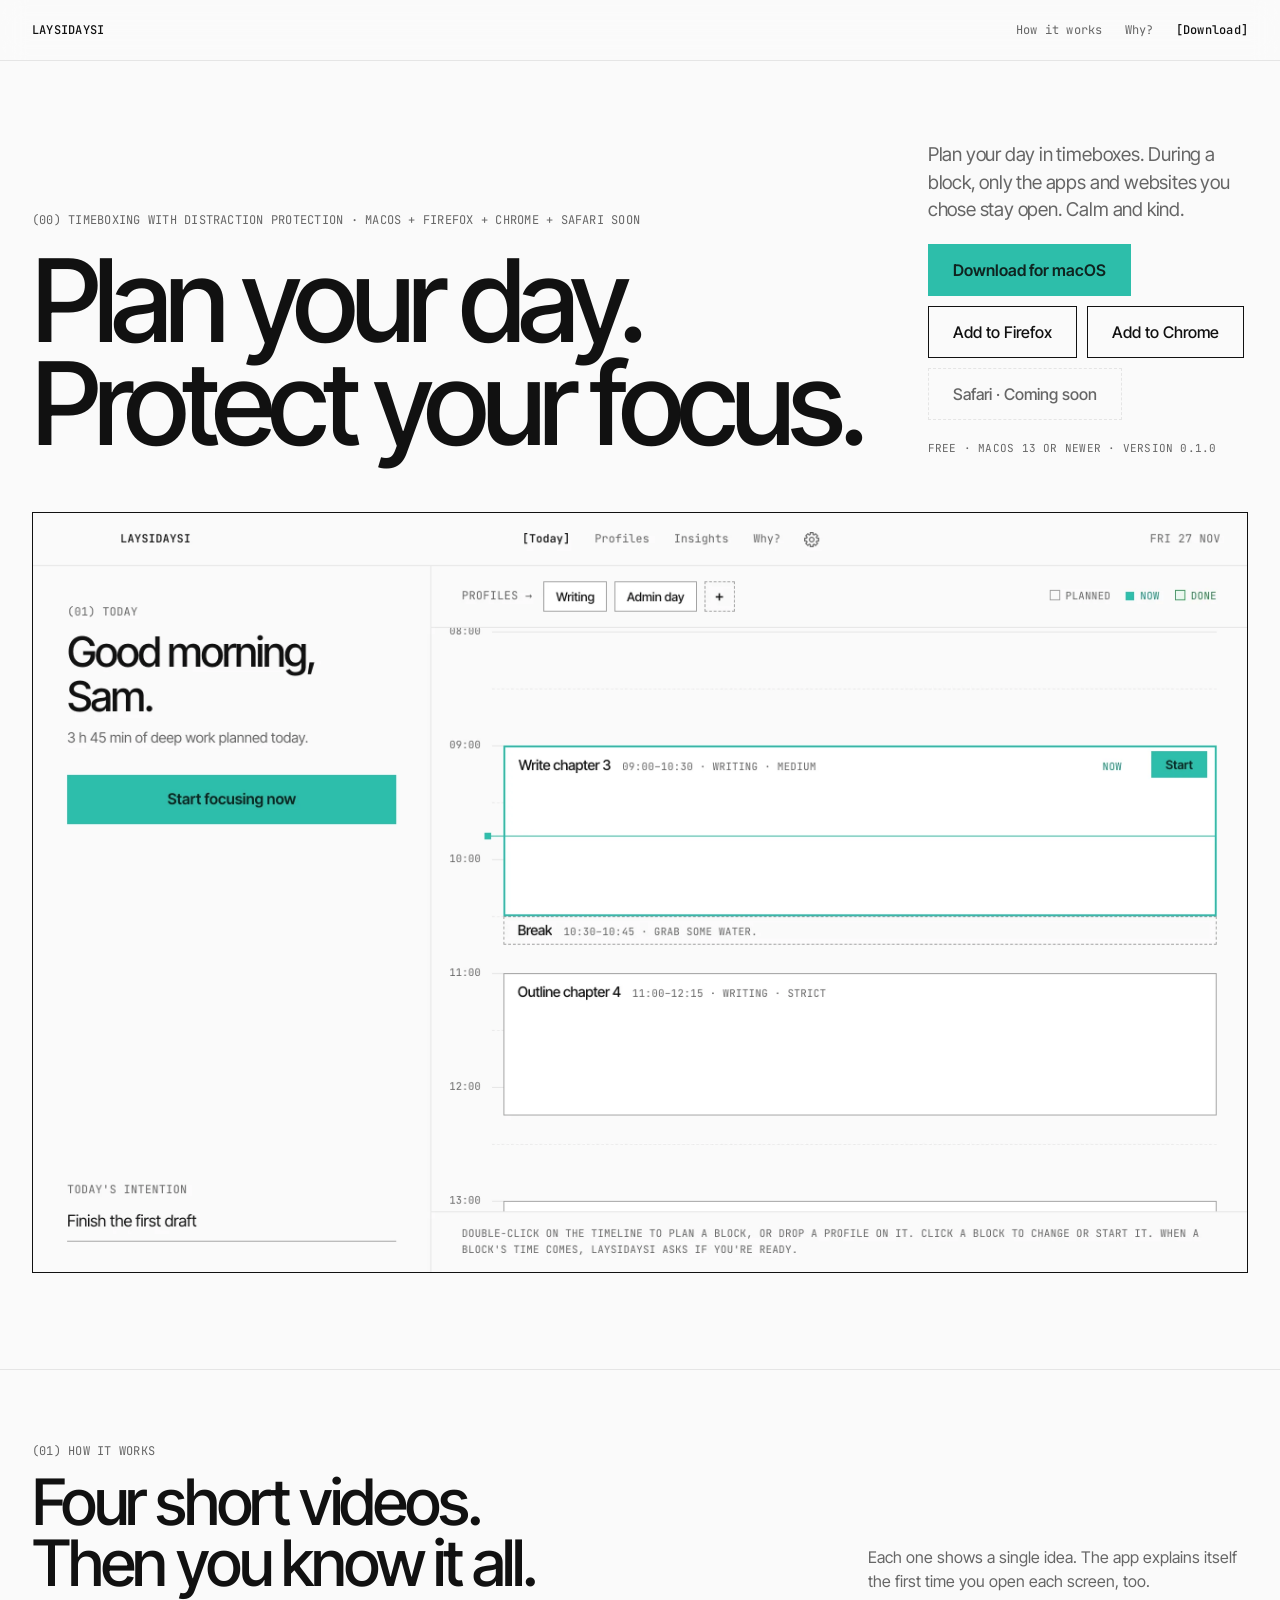
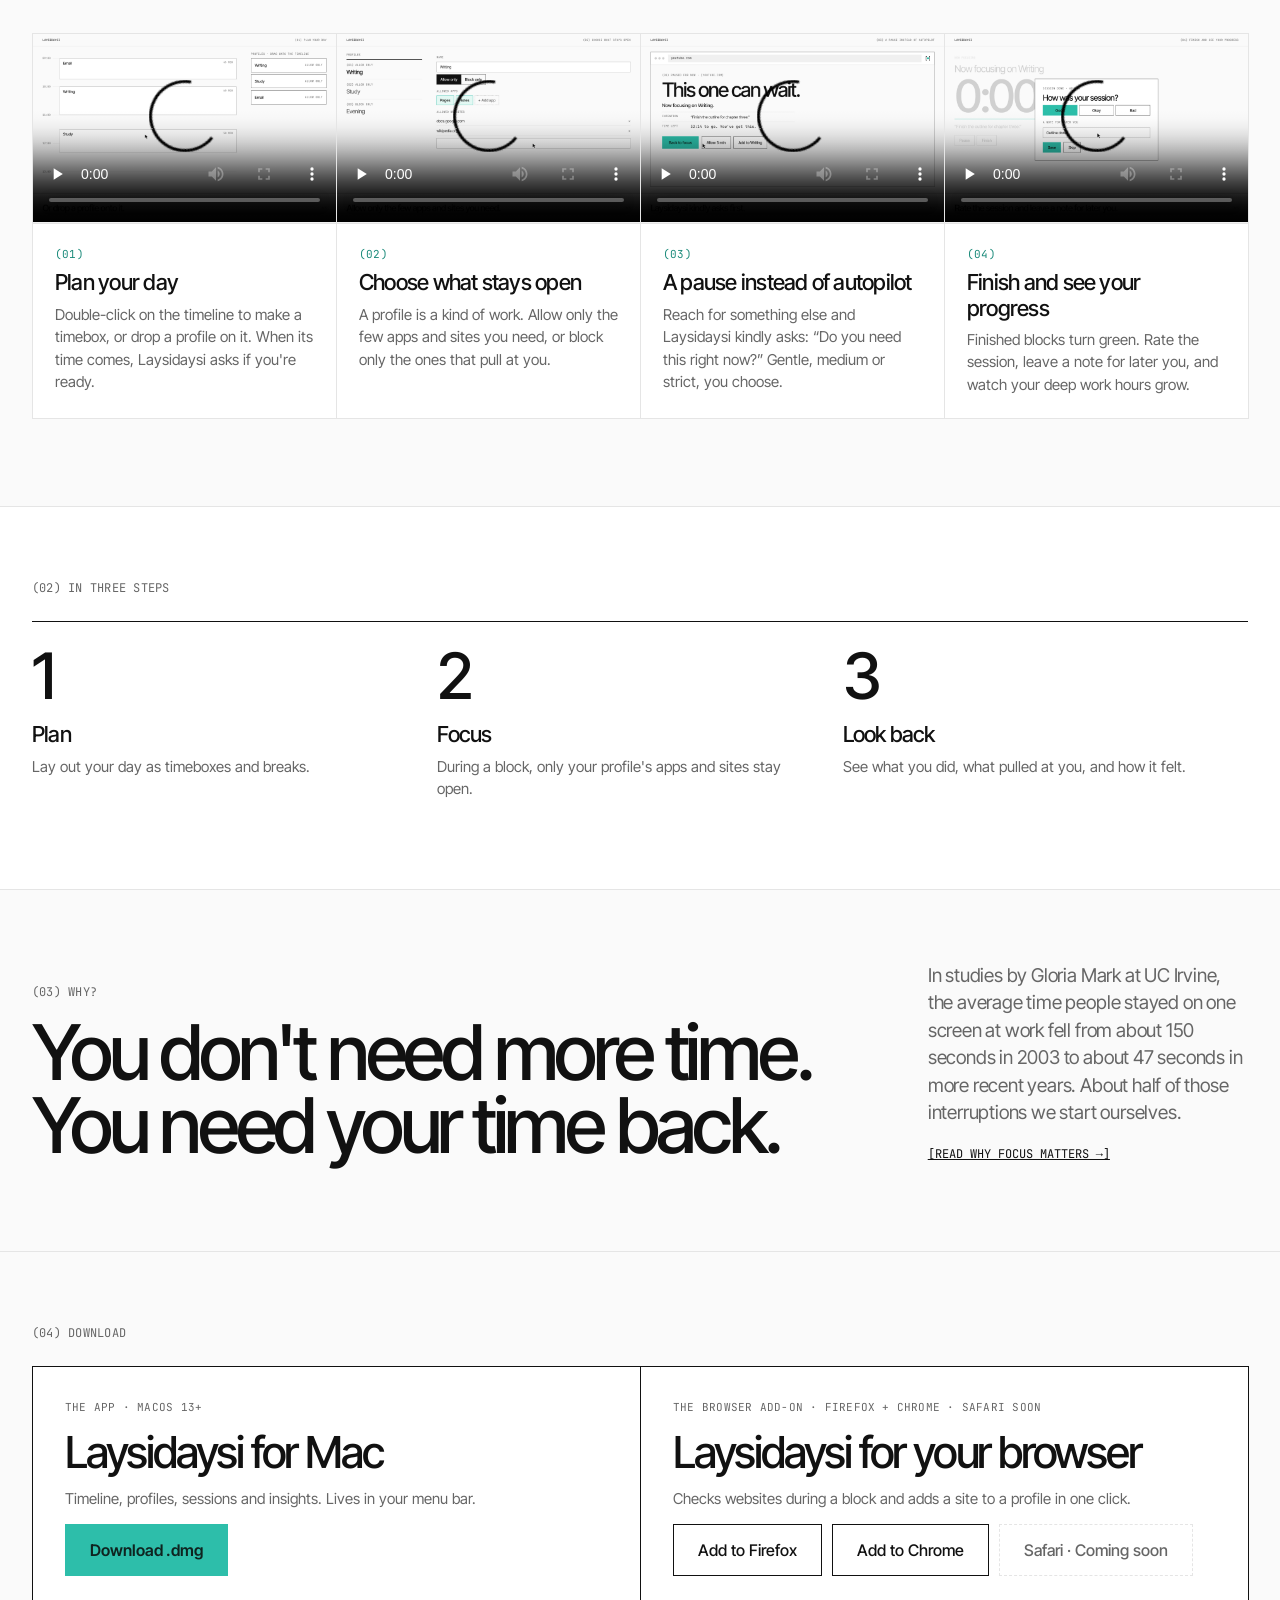
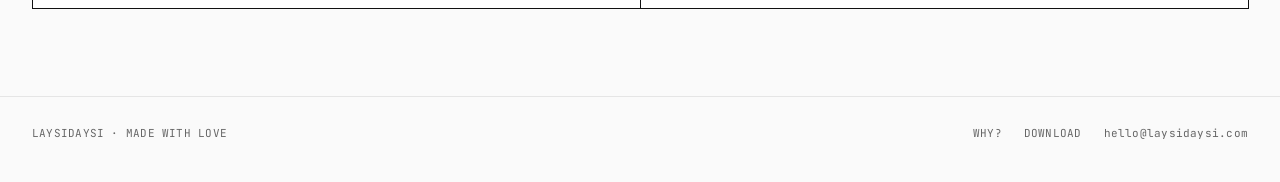
<file: index.html>
<!doctype html>
<html lang="en">
  <head>
    <meta charset="UTF-8" />
    <meta http-equiv="Content-Security-Policy" content="default-src 'none'; style-src 'self'; font-src 'self'; img-src 'self'; media-src 'self'; base-uri 'none'; form-action 'none'" />
    <meta name="viewport" content="width=device-width, initial-scale=1.0" />
    <meta name="color-scheme" content="light dark" />
    <meta
      name="description"
      content="Plan your day in timeboxes. During a focus block, only the apps and websites you chose stay open. A calm app and website blocker for Mac. Free."
    />
    <title>Laysidaysi · Timeboxing app for Mac that protects your focus</title>
    <link rel="canonical" href="https://laysidaysi.com/" />
    <meta name="theme-color" content="#fafafa" media="(prefers-color-scheme: light)" />
    <meta name="theme-color" content="#141414" media="(prefers-color-scheme: dark)" />
    <meta property="og:type" content="website" />
    <meta property="og:site_name" content="Laysidaysi" />
    <meta
      property="og:title"
      content="Laysidaysi · Timeboxing app for Mac that protects your focus"
    />
    <meta
      property="og:description"
      content="Plan your day in timeboxes. During a focus block, only the apps and websites you chose stay open. A calm app and website blocker for Mac. Free."
    />
    <meta property="og:url" content="https://laysidaysi.com/" />
    <meta property="og:image" content="https://laysidaysi.com/og-image.png" />
    <meta property="og:image:width" content="1200" />
    <meta property="og:image:height" content="630" />
    <meta
      property="og:image:alt"
      content="The Laysidaysi Today screen with a planned day of focus blocks"
    />
    <meta name="twitter:card" content="summary_large_image" />
    <link rel="icon" href="./favicon.svg" type="image/svg+xml" />
    <link rel="apple-touch-icon" href="./apple-touch-icon.png" />
    <!-- Describes the app to search engines. A data block: browsers never run it. -->
    <script type="application/ld+json">
      {
        "@context": "https://schema.org",
        "@type": "SoftwareApplication",
        "name": "Laysidaysi",
        "description": "Timeboxing with distraction protection: plan your day in focus blocks; during a block, only the apps and websites you chose stay open.",
        "url": "https://laysidaysi.com/",
        "applicationCategory": "ProductivityApplication",
        "operatingSystem": "macOS 13 or newer",
        "softwareVersion": "0.1.0",
        "downloadUrl": "https://laysidaysi.com/download.html",
        "screenshot": "https://laysidaysi.com/og-image.png",
        "offers": { "@type": "Offer", "price": "0", "priceCurrency": "EUR" }
      }
    </script>
    <link rel="stylesheet" crossorigin href="./assets/site-n1SJ4doQ.css">
  </head>
  <body>
    <header class="topbar">
      <div class="wrap">
        <a class="brand" href="./index.html">LAYSIDAYSI</a>
        <nav aria-label="Main">
          <a href="#how">How it works</a>
          <a href="./why.html">Why?</a>
          <a class="brand" href="./download.html">[Download]</a>
        </nav>
      </div>
    </header>

    <main>
      <section class="wrap hero">
        <div class="hero-main">
          <p class="label">
            (00) Timeboxing with distraction protection · macOS + Firefox + Chrome + Safari soon
          </p>
          <h1 class="display">Plan your day.<br />Protect your focus.</h1>
        </div>
        <div class="hero-side">
          <p class="lead">
            Plan your day in timeboxes. During a block, only the apps and websites you chose stay
            open. Calm and kind.
          </p>
          <div class="buttons">
            <a class="button primary" href="https://github.com/D44vid/laysidaysi-releases/releases">Download for macOS</a>
            <a class="button" href="download.html#extension">Add to Firefox</a>
            <a class="button" href="download.html#chrome">Add to Chrome</a>
            <span class="button soon" aria-disabled="true">Safari · Coming soon</span>
          </div>
          <p class="label small">Free · macOS 13 or newer · Version 0.1.0</p>
        </div>
      </section>

      <section class="wrap" aria-label="The app">
        <picture class="app-shot">
          <source srcset="./assets/app-today-dark-Eptew8qS.webp" media="(prefers-color-scheme: dark)" />
          <img
            src="./assets/app-today-light-BwAYPc7J.webp"
            width="2560"
            height="1600"
            alt="The Laysidaysi Today screen: a greeting, the Start focusing now button and the day's timeline with a focus block and a break"
          />
        </picture>
      </section>

      <section class="band" id="how">
        <div class="wrap">
          <div class="section-head">
            <div>
              <p class="label">(01) How it works</p>
              <h2 class="headline">Four short videos.<br />Then you know it all.</h2>
            </div>
            <p>
              Each one shows a single idea. The app explains itself the first time you open each
              screen, too.
            </p>
          </div>
          <div class="grid">
            <article class="video-card">
              <video
                class="video"
                controls
                playsinline
                preload="none"
                poster="./videos/plan.jpg"
                src="./videos/plan.mp4"
                aria-label="Video: Plan your day"
              ></video>
              <div>
                <p class="label small mint">(01)</p>
                <h3 class="title">Plan your day</h3>
                <p class="body-soft">
                  Double-click on the timeline to make a timebox, or drop a profile on it. When its
                  time comes, Laysidaysi asks if you're ready.
                </p>
              </div>
            </article>
            <article class="video-card">
              <video
                class="video"
                controls
                playsinline
                preload="none"
                poster="./videos/profiles.jpg"
                src="./videos/profiles.mp4"
                aria-label="Video: Choose what stays open"
              ></video>
              <div>
                <p class="label small mint">(02)</p>
                <h3 class="title">Choose what stays open</h3>
                <p class="body-soft">
                  A profile is a kind of work. Allow only the few apps and sites you need, or block
                  only the ones that pull at you.
                </p>
              </div>
            </article>
            <article class="video-card">
              <video
                class="video"
                controls
                playsinline
                preload="none"
                poster="./videos/pause.jpg"
                src="./videos/pause.mp4"
                aria-label="Video: A pause instead of autopilot"
              ></video>
              <div>
                <p class="label small mint">(03)</p>
                <h3 class="title">A pause instead of autopilot</h3>
                <p class="body-soft">
                  Reach for something else and Laysidaysi kindly asks: “Do you need this right now?”
                  Gentle, medium or strict, you choose.
                </p>
              </div>
            </article>
            <article class="video-card">
              <video
                class="video"
                controls
                playsinline
                preload="none"
                poster="./videos/progress.jpg"
                src="./videos/progress.mp4"
                aria-label="Video: Finish and see your progress"
              ></video>
              <div>
                <p class="label small mint">(04)</p>
                <h3 class="title">Finish and see your progress</h3>
                <p class="body-soft">
                  Finished blocks turn green. Rate the session, leave a note for later you, and
                  watch your deep work hours grow.
                </p>
              </div>
            </article>
          </div>
        </div>
      </section>

      <section class="band white">
        <div class="wrap">
          <p class="label">(02) In three steps</p>
          <ol class="steps">
            <li>
              <span class="number">1</span>
              <h3 class="title">Plan</h3>
              <p class="body-soft">Lay out your day as timeboxes and breaks.</p>
            </li>
            <li>
              <span class="number">2</span>
              <h3 class="title">Focus</h3>
              <p class="body-soft">During a block, only your profile's apps and sites stay open.</p>
            </li>
            <li>
              <span class="number">3</span>
              <h3 class="title">Look back</h3>
              <p class="body-soft">See what you did, what pulled at you, and how it felt.</p>
            </li>
          </ol>
        </div>
      </section>

      <section class="band">
        <div class="wrap split">
          <div>
            <p class="label">(03) Why?</p>
            <p class="quote">You don't need more time. You need your time back.</p>
          </div>
          <div>
            <p class="lead">
              In studies by Gloria Mark at UC Irvine, the average time people stayed on one screen
              at work fell from about 150 seconds in 2003 to about 47 seconds in more recent years.
              About half of those interruptions we start ourselves.
            </p>
            <a class="text-link" href="./why.html">[Read why focus matters →]</a>
          </div>
        </div>
      </section>

      <section class="band">
        <div class="wrap">
          <p class="label">(04) Download</p>
          <div class="grid wide strong">
            <div class="download-card">
              <span class="label small">The app · macOS 13+</span>
              <h3>Laysidaysi for Mac</h3>
              <p class="body-soft">
                Timeline, profiles, sessions and insights. Lives in your menu bar.
              </p>
              <a class="button primary" href="https://github.com/D44vid/laysidaysi-releases/releases">Download .dmg</a>
            </div>
            <div class="download-card">
              <span class="label small">The browser add-on · Firefox + Chrome · Safari soon</span>
              <h3>Laysidaysi for your browser</h3>
              <p class="body-soft">
                Checks websites during a block and adds a site to a profile in one click.
              </p>
              <div class="buttons">
                <a class="button" href="download.html#extension">Add to Firefox</a>
                <a class="button" href="download.html#chrome">Add to Chrome</a>
                <span class="button soon" aria-disabled="true">Safari · Coming soon</span>
              </div>
            </div>
          </div>
        </div>
      </section>
    </main>

    <footer class="footer">
      <div class="wrap">
        <span>Laysidaysi · Made with love</span>
        <nav aria-label="Footer">
          <a href="./why.html">Why?</a>
          <a href="./download.html">Download</a>
          <a class="email" href="mailto:hello@laysidaysi.com">hello@laysidaysi.com</a>
        </nav>
      </div>
    </footer>
  </body>
</html>
</file>
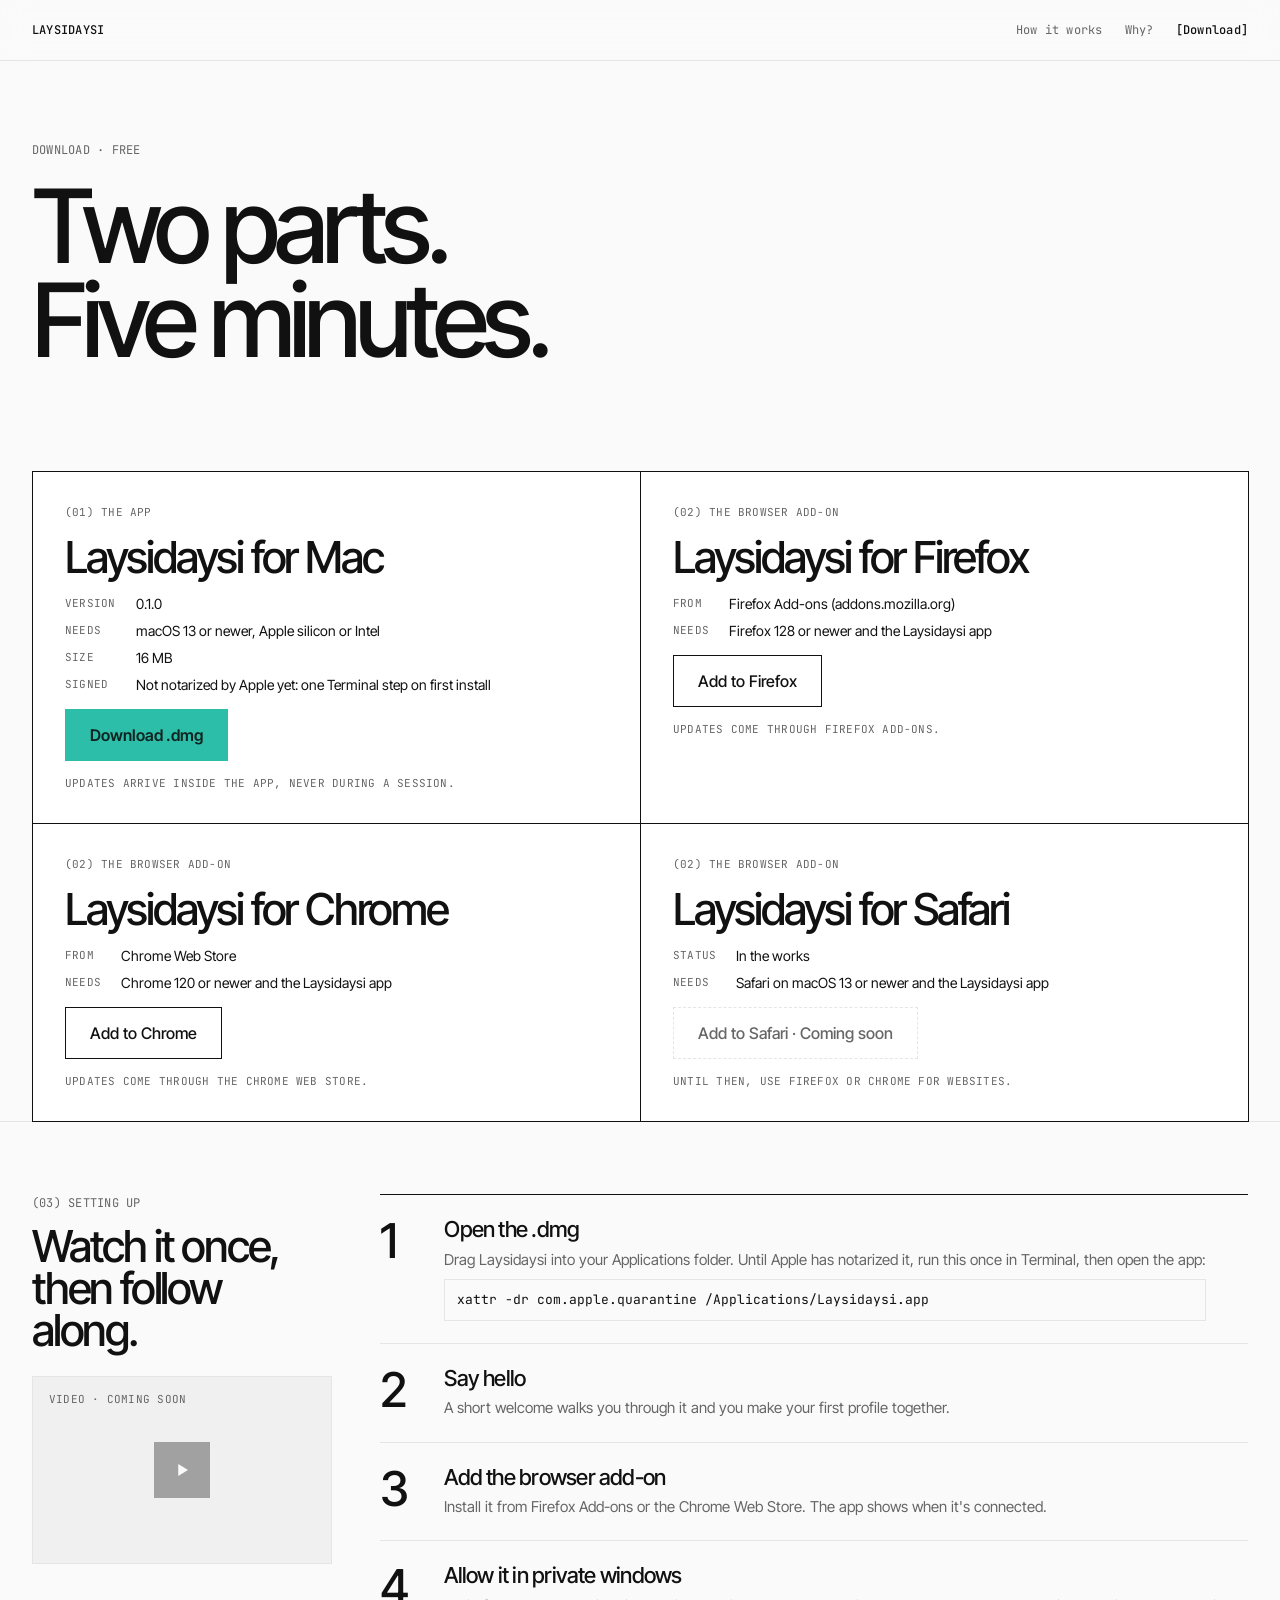
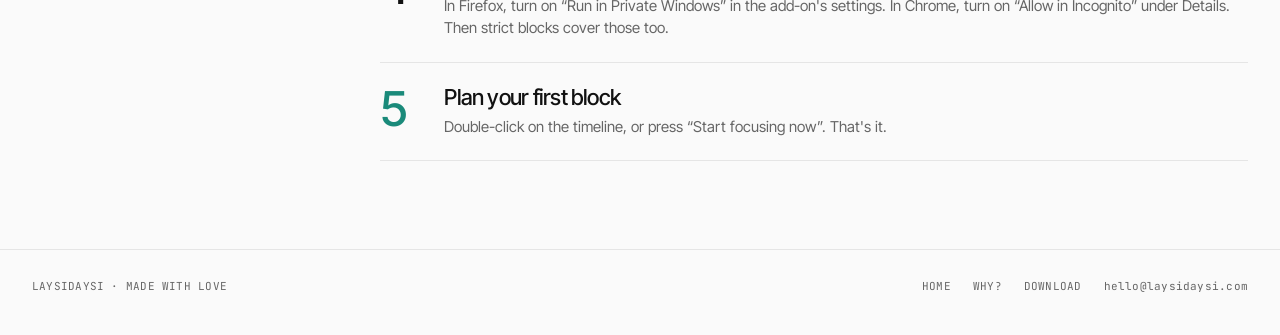
<file: download.html>
<!doctype html>
<html lang="en">
  <head>
    <meta charset="UTF-8" />
    <meta http-equiv="Content-Security-Policy" content="default-src 'none'; style-src 'self'; font-src 'self'; img-src 'self'; media-src 'self'; base-uri 'none'; form-action 'none'" />
    <meta name="viewport" content="width=device-width, initial-scale=1.0" />
    <meta name="color-scheme" content="light dark" />
    <meta
      name="description"
      content="Download Laysidaysi for macOS 13 or newer and the add-on for Firefox or Chrome. Free, local only, no account. Set up in five minutes."
    />
    <title>Download Laysidaysi for Mac · Firefox and Chrome add-ons</title>
    <link rel="canonical" href="https://laysidaysi.com/download.html" />
    <meta name="theme-color" content="#fafafa" media="(prefers-color-scheme: light)" />
    <meta name="theme-color" content="#141414" media="(prefers-color-scheme: dark)" />
    <meta property="og:type" content="website" />
    <meta property="og:site_name" content="Laysidaysi" />
    <meta property="og:title" content="Download Laysidaysi for Mac · Firefox and Chrome add-ons" />
    <meta
      property="og:description"
      content="Download Laysidaysi for macOS 13 or newer and the add-on for Firefox or Chrome. Free, local only, no account. Set up in five minutes."
    />
    <meta property="og:url" content="https://laysidaysi.com/download.html" />
    <meta property="og:image" content="https://laysidaysi.com/og-image.png" />
    <meta property="og:image:width" content="1200" />
    <meta property="og:image:height" content="630" />
    <meta
      property="og:image:alt"
      content="The Laysidaysi Today screen with a planned day of focus blocks"
    />
    <meta name="twitter:card" content="summary_large_image" />
    <link rel="icon" href="./favicon.svg" type="image/svg+xml" />
    <link rel="apple-touch-icon" href="./apple-touch-icon.png" />
    <link rel="stylesheet" crossorigin href="./assets/site-n1SJ4doQ.css">
  </head>
  <body>
    <header class="topbar">
      <div class="wrap">
        <a class="brand" href="./index.html">LAYSIDAYSI</a>
        <nav aria-label="Main">
          <a href="./index.html#how">How it works</a>
          <a href="./why.html">Why?</a>
          <a class="brand" href="./download.html" aria-current="page">[Download]</a>
        </nav>
      </div>
    </header>

    <main>
      <section class="wrap why-hero">
        <p class="label">Download · Free</p>
        <h1 class="display">Two parts.<br />Five minutes.</h1>
      </section>

      <section class="wrap">
        <div class="grid pairs strong">
          <div class="download-card" id="app">
            <span class="label small">(01) The app</span>
            <h2>Laysidaysi for Mac</h2>
            <dl class="facts">
              <dt class="label small">Version</dt>
              <dd>0.1.0</dd>
              <dt class="label small">Needs</dt>
              <dd>macOS 13 or newer, Apple silicon or Intel</dd>
              <dt class="label small">Size</dt>
              <dd>16 MB</dd>
              <dt class="label small">Signed</dt>
              <dd>Not notarized by Apple yet: one Terminal step on first install</dd>
            </dl>
            <a class="button primary" href="https://github.com/D44vid/laysidaysi-releases/releases">Download .dmg</a>
            <span class="label small">Updates arrive inside the app, never during a session.</span>
          </div>
          <div class="download-card" id="extension">
            <span class="label small">(02) The browser add-on</span>
            <h2>Laysidaysi for Firefox</h2>
            <dl class="facts">
              <dt class="label small">From</dt>
              <dd>Firefox Add-ons (addons.mozilla.org)</dd>
              <dt class="label small">Needs</dt>
              <dd>Firefox 128 or newer and the Laysidaysi app</dd>
            </dl>
            <a class="button" href="download.html#extension">Add to Firefox</a>
            <span class="label small">Updates come through Firefox Add-ons.</span>
          </div>
          <div class="download-card" id="chrome">
            <span class="label small">(02) The browser add-on</span>
            <h2>Laysidaysi for Chrome</h2>
            <dl class="facts">
              <dt class="label small">From</dt>
              <dd>Chrome Web Store</dd>
              <dt class="label small">Needs</dt>
              <dd>Chrome 120 or newer and the Laysidaysi app</dd>
            </dl>
            <a class="button" href="download.html#chrome">Add to Chrome</a>
            <span class="label small">Updates come through the Chrome Web Store.</span>
          </div>
          <div class="download-card" id="safari">
            <span class="label small">(02) The browser add-on</span>
            <h2>Laysidaysi for Safari</h2>
            <dl class="facts">
              <dt class="label small">Status</dt>
              <dd>In the works</dd>
              <dt class="label small">Needs</dt>
              <dd>Safari on macOS 13 or newer and the Laysidaysi app</dd>
            </dl>
            <span class="button soon" aria-disabled="true">Add to Safari · Coming soon</span>
            <span class="label small">Until then, use Firefox or Chrome for websites.</span>
          </div>
        </div>
      </section>

      <section class="band" id="setup">
        <div class="wrap setup">
          <div>
            <p class="label">(03) Setting up</p>
            <h2>Watch it once, then follow along.</h2>
            <div class="video framed">
              <span class="label">Video · Coming soon</span>
              <span class="play"
                ><svg width="18" height="18" viewBox="0 0 24 24" aria-hidden="true">
                  <path d="M7 4l13 8-13 8z" /></svg
              ></span>
            </div>
          </div>
          <ol>
            <li>
              <span class="number">1</span>
              <div>
                <h3 class="title">Open the .dmg</h3>
                <p class="body-soft">
                  Drag Laysidaysi into your Applications folder. Until Apple has notarized it, run
                  this once in Terminal, then open the app:
                </p>
                <code class="command"
                  >xattr -dr com.apple.quarantine /Applications/Laysidaysi.app</code
                >
              </div>
            </li>
            <li>
              <span class="number">2</span>
              <div>
                <h3 class="title">Say hello</h3>
                <p class="body-soft">
                  A short welcome walks you through it and you make your first profile together.
                </p>
              </div>
            </li>
            <li>
              <span class="number">3</span>
              <div>
                <h3 class="title">Add the browser add-on</h3>
                <p class="body-soft">
                  Install it from Firefox Add-ons or the Chrome Web Store. The app shows when it's
                  connected.
                </p>
              </div>
            </li>
            <li>
              <span class="number">4</span>
              <div>
                <h3 class="title">Allow it in private windows</h3>
                <p class="body-soft">
                  In Firefox, turn on “Run in Private Windows” in the add-on's settings. In Chrome,
                  turn on “Allow in Incognito” under Details. Then strict blocks cover those too.
                </p>
              </div>
            </li>
            <li>
              <span class="number">5</span>
              <div>
                <h3 class="title">Plan your first block</h3>
                <p class="body-soft">
                  Double-click on the timeline, or press “Start focusing now”. That's it.
                </p>
              </div>
            </li>
          </ol>
        </div>
      </section>
    </main>

    <footer class="footer">
      <div class="wrap">
        <span>Laysidaysi · Made with love</span>
        <nav aria-label="Footer">
          <a href="./index.html">Home</a>
          <a href="./why.html">Why?</a>
          <a href="./download.html">Download</a>
          <a class="email" href="mailto:hello@laysidaysi.com">hello@laysidaysi.com</a>
        </nav>
      </div>
    </footer>
  </body>
</html>
</file>
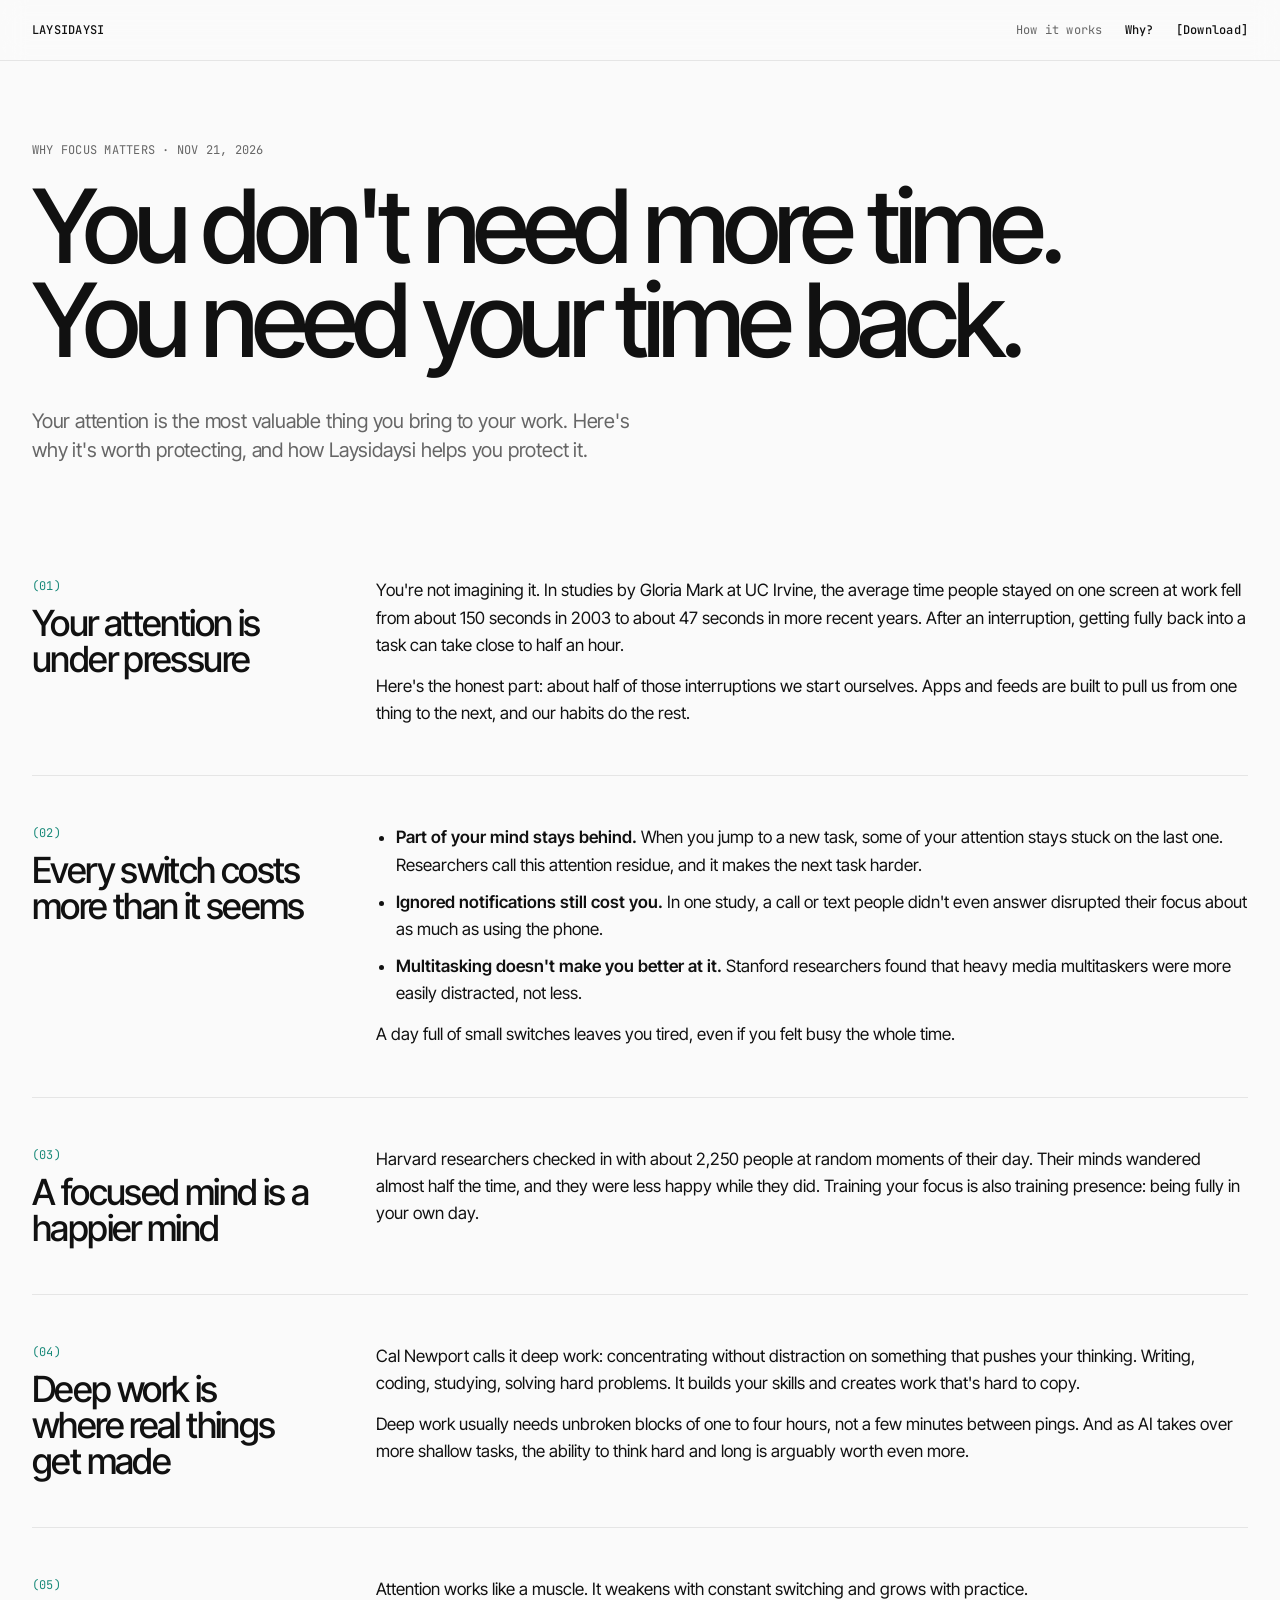
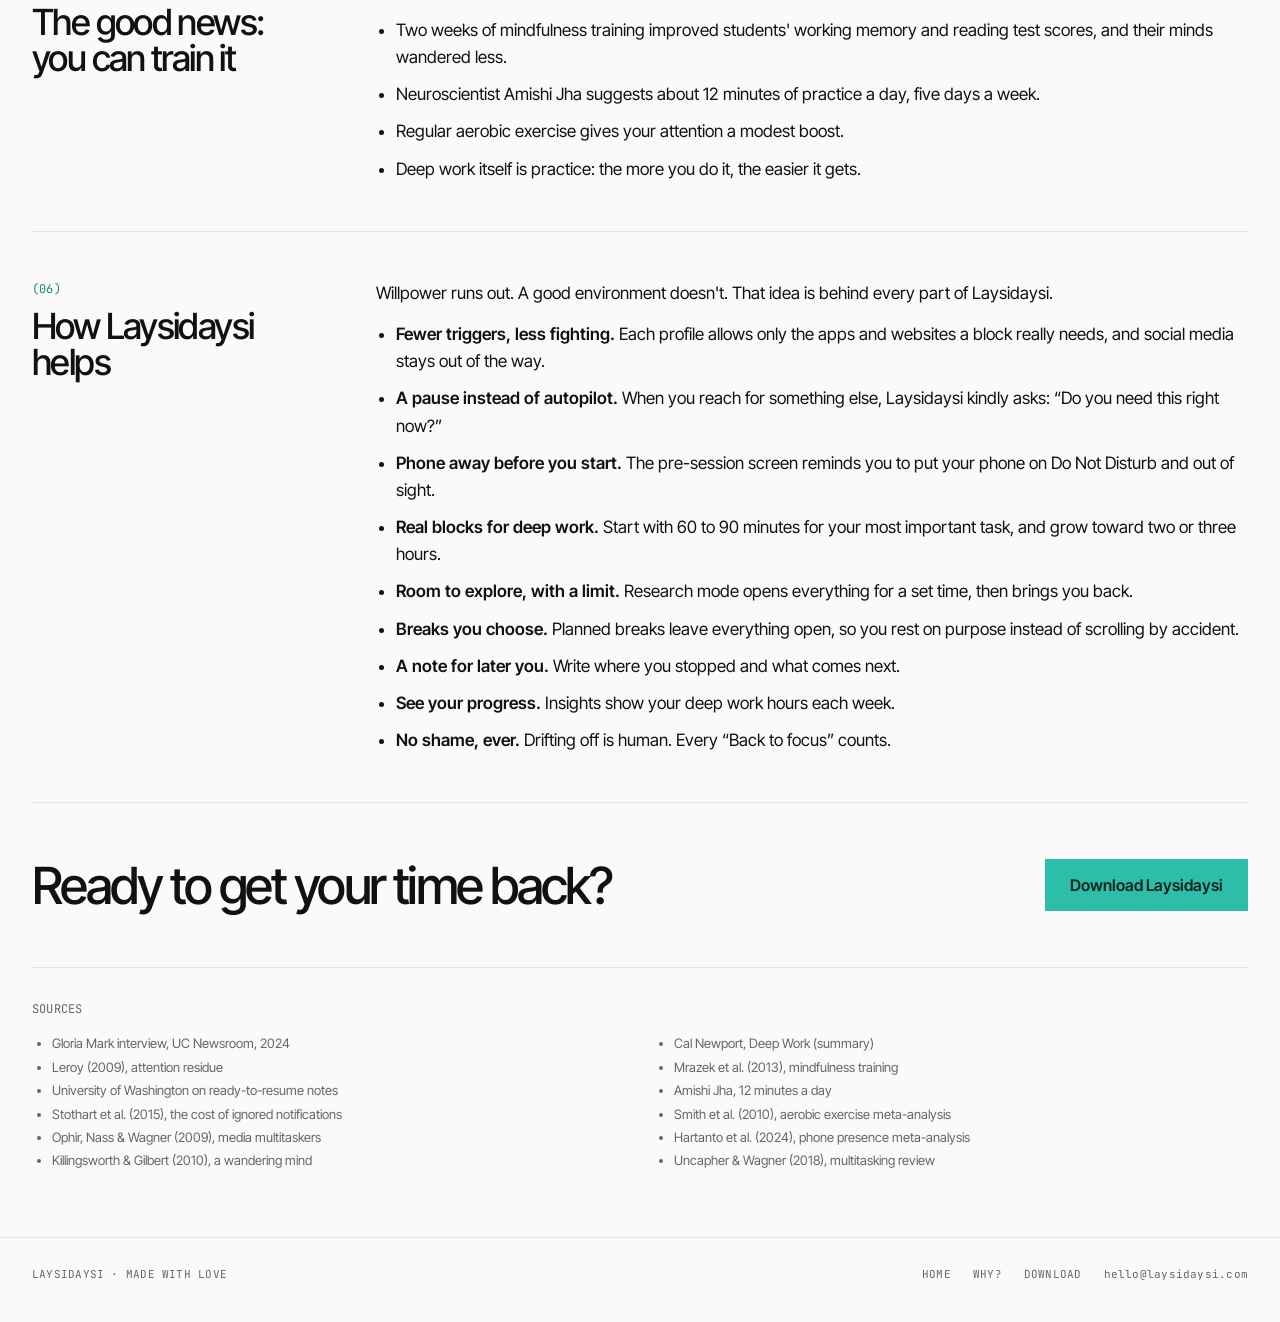
<file: why.html>
<!doctype html>
<html lang="en">
  <head>
    <meta charset="UTF-8" />
    <meta http-equiv="Content-Security-Policy" content="default-src 'none'; style-src 'self'; font-src 'self'; img-src 'self'; media-src 'self'; base-uri 'none'; form-action 'none'" />
    <meta name="viewport" content="width=device-width, initial-scale=1.0" />
    <meta name="color-scheme" content="light dark" />
    <meta
      name="description"
      content="Your attention is the most valuable thing you bring to your work. What research says about distraction and deep work, and how Laysidaysi helps you protect it."
    />
    <title>Why focus matters · Laysidaysi</title>
    <link rel="canonical" href="https://laysidaysi.com/why.html" />
    <meta name="theme-color" content="#fafafa" media="(prefers-color-scheme: light)" />
    <meta name="theme-color" content="#141414" media="(prefers-color-scheme: dark)" />
    <meta property="og:type" content="website" />
    <meta property="og:site_name" content="Laysidaysi" />
    <meta property="og:title" content="Why focus matters · Laysidaysi" />
    <meta
      property="og:description"
      content="Your attention is the most valuable thing you bring to your work. What research says about distraction and deep work, and how Laysidaysi helps you protect it."
    />
    <meta property="og:url" content="https://laysidaysi.com/why.html" />
    <meta property="og:image" content="https://laysidaysi.com/og-image.png" />
    <meta property="og:image:width" content="1200" />
    <meta property="og:image:height" content="630" />
    <meta
      property="og:image:alt"
      content="The Laysidaysi Today screen with a planned day of focus blocks"
    />
    <meta name="twitter:card" content="summary_large_image" />
    <link rel="icon" href="./favicon.svg" type="image/svg+xml" />
    <link rel="apple-touch-icon" href="./apple-touch-icon.png" />
    <link rel="stylesheet" crossorigin href="./assets/site-n1SJ4doQ.css">
  </head>
  <body>
    <header class="topbar">
      <div class="wrap">
        <a class="brand" href="./index.html">LAYSIDAYSI</a>
        <nav aria-label="Main">
          <a href="./index.html#how">How it works</a>
          <a href="./why.html" aria-current="page">Why?</a>
          <a class="brand" href="./download.html">[Download]</a>
        </nav>
      </div>
    </header>

    <main>
      <section class="wrap why-hero">
        <p class="label">Why focus matters · Nov 21, 2026</p>
        <h1>You don't need more time. You need your time back.</h1>
        <p class="lead">
          Your attention is the most valuable thing you bring to your work. Here's why it's worth
          protecting, and how Laysidaysi helps you protect it.
        </p>
      </section>

      <div class="wrap">
        <article class="chapter">
          <header>
            <span class="label mint">(01)</span>
            <h2>Your attention is under pressure</h2>
          </header>
          <div class="text">
            <p>
              You're not imagining it. In studies by Gloria Mark at UC Irvine, the average time
              people stayed on one screen at work fell from about 150 seconds in 2003 to about 47
              seconds in more recent years. After an interruption, getting fully back into a task
              can take close to half an hour.
            </p>
            <p>
              Here's the honest part: about half of those interruptions we start ourselves. Apps and
              feeds are built to pull us from one thing to the next, and our habits do the rest.
            </p>
          </div>
        </article>

        <article class="chapter">
          <header>
            <span class="label mint">(02)</span>
            <h2>Every switch costs more than it seems</h2>
          </header>
          <div class="text">
            <ul>
              <li>
                <strong>Part of your mind stays behind.</strong> When you jump to a new task, some
                of your attention stays stuck on the last one. Researchers call this attention
                residue, and it makes the next task harder.
              </li>
              <li>
                <strong>Ignored notifications still cost you.</strong> In one study, a call or text
                people didn't even answer disrupted their focus about as much as using the phone.
              </li>
              <li>
                <strong>Multitasking doesn't make you better at it.</strong> Stanford researchers
                found that heavy media multitaskers were more easily distracted, not less.
              </li>
            </ul>
            <p>
              A day full of small switches leaves you tired, even if you felt busy the whole time.
            </p>
          </div>
        </article>

        <article class="chapter">
          <header>
            <span class="label mint">(03)</span>
            <h2>A focused mind is a happier mind</h2>
          </header>
          <div class="text">
            <p>
              Harvard researchers checked in with about 2,250 people at random moments of their day.
              Their minds wandered almost half the time, and they were less happy while they did.
              Training your focus is also training presence: being fully in your own day.
            </p>
          </div>
        </article>

        <article class="chapter">
          <header>
            <span class="label mint">(04)</span>
            <h2>Deep work is where real things get made</h2>
          </header>
          <div class="text">
            <p>
              Cal Newport calls it deep work: concentrating without distraction on something that
              pushes your thinking. Writing, coding, studying, solving hard problems. It builds your
              skills and creates work that's hard to copy.
            </p>
            <p>
              Deep work usually needs unbroken blocks of one to four hours, not a few minutes
              between pings. And as AI takes over more shallow tasks, the ability to think hard and
              long is arguably worth even more.
            </p>
          </div>
        </article>

        <article class="chapter">
          <header>
            <span class="label mint">(05)</span>
            <h2>The good news: you can train it</h2>
          </header>
          <div class="text">
            <p>
              Attention works like a muscle. It weakens with constant switching and grows with
              practice.
            </p>
            <ul>
              <li>
                Two weeks of mindfulness training improved students' working memory and reading test
                scores, and their minds wandered less.
              </li>
              <li>
                Neuroscientist Amishi Jha suggests about 12 minutes of practice a day, five days a
                week.
              </li>
              <li>Regular aerobic exercise gives your attention a modest boost.</li>
              <li>Deep work itself is practice: the more you do it, the easier it gets.</li>
            </ul>
          </div>
        </article>

        <article class="chapter">
          <header>
            <span class="label mint">(06)</span>
            <h2>How Laysidaysi helps</h2>
          </header>
          <div class="text">
            <p>
              Willpower runs out. A good environment doesn't. That idea is behind every part of
              Laysidaysi.
            </p>
            <ul>
              <li>
                <strong>Fewer triggers, less fighting.</strong> Each profile allows only the apps
                and websites a block really needs, and social media stays out of the way.
              </li>
              <li>
                <strong>A pause instead of autopilot.</strong> When you reach for something else,
                Laysidaysi kindly asks: “Do you need this right now?”
              </li>
              <li>
                <strong>Phone away before you start.</strong> The pre-session screen reminds you to
                put your phone on Do Not Disturb and out of sight.
              </li>
              <li>
                <strong>Real blocks for deep work.</strong> Start with 60 to 90 minutes for your
                most important task, and grow toward two or three hours.
              </li>
              <li>
                <strong>Room to explore, with a limit.</strong> Research mode opens everything for a
                set time, then brings you back.
              </li>
              <li>
                <strong>Breaks you choose.</strong> Planned breaks leave everything open, so you
                rest on purpose instead of scrolling by accident.
              </li>
              <li>
                <strong>A note for later you.</strong> Write where you stopped and what comes next.
              </li>
              <li>
                <strong>See your progress.</strong> Insights show your deep work hours each week.
              </li>
              <li>
                <strong>No shame, ever.</strong> Drifting off is human. Every “Back to focus”
                counts.
              </li>
            </ul>
          </div>
        </article>

        <section class="closing">
          <p>Ready to get your time back?</p>
          <a class="button primary" href="./download.html">Download Laysidaysi</a>
        </section>

        <section class="sources" aria-label="Sources">
          <span class="label">Sources</span>
          <ul>
            <li>Gloria Mark interview, UC Newsroom, 2024</li>
            <li>Leroy (2009), attention residue</li>
            <li>University of Washington on ready-to-resume notes</li>
            <li>Stothart et al. (2015), the cost of ignored notifications</li>
            <li>Ophir, Nass &amp; Wagner (2009), media multitaskers</li>
            <li>Killingsworth &amp; Gilbert (2010), a wandering mind</li>
            <li>Cal Newport, Deep Work (summary)</li>
            <li>Mrazek et al. (2013), mindfulness training</li>
            <li>Amishi Jha, 12 minutes a day</li>
            <li>Smith et al. (2010), aerobic exercise meta-analysis</li>
            <li>Hartanto et al. (2024), phone presence meta-analysis</li>
            <li>Uncapher &amp; Wagner (2018), multitasking review</li>
          </ul>
        </section>
      </div>
    </main>

    <footer class="footer">
      <div class="wrap">
        <span>Laysidaysi · Made with love</span>
        <nav aria-label="Footer">
          <a href="./index.html">Home</a>
          <a href="./why.html">Why?</a>
          <a href="./download.html">Download</a>
          <a class="email" href="mailto:hello@laysidaysi.com">hello@laysidaysi.com</a>
        </nav>
      </div>
    </footer>
  </body>
</html>
</file>
<file: assets/site-n1SJ4doQ.css>
:root{--bg:#fafafa;--surface:#fff;--surface-strong:#f0f0f0;--line:#e5e5e5;--line-strong:#a1a1a1;--text:#111;--text-soft:#666;--accent:#2dbeaa;--accent-strong:#1a8a7a;--accent-soft:#e3f7f3;--accent-glow:#2dbeaa38;--done:#3f9f63;--done-strong:#2f7d4c;--done-soft:#eef7f1;--on-accent:#0f2420;--shadow:0 1px 0 #1111110a;--backdrop:#fafafad1;--radius-card:0;--radius-field:0;--radius-pill:0;--font:"Inter Tight", -apple-system, BlinkMacSystemFont, "Helvetica Neue", sans-serif;--font-mono:"JetBrains Mono", ui-monospace, "SF Mono", Menlo, monospace;--lightningcss-light:initial;--lightningcss-dark: ;color-scheme:light}@media (prefers-color-scheme:dark){:root:not([data-theme=light]){--bg:#141414;--surface:#1b1b1b;--surface-strong:#242424;--line:#2e2e2e;--line-strong:#5c5c5c;--text:#f2f2f2;--text-soft:#a3a3a3;--accent-strong:#5fd6c4;--accent-soft:#15302c;--accent-glow:#2dbeaa4d;--done:#6cc48f;--done-strong:#8ad4a6;--done-soft:#182a1f;--on-accent:#0f2420;--shadow:none;--backdrop:#141414d1;--lightningcss-light: ;--lightningcss-dark:initial;color-scheme:dark}}:root[data-theme=dark]{--bg:#141414;--surface:#1b1b1b;--surface-strong:#242424;--line:#2e2e2e;--line-strong:#5c5c5c;--text:#f2f2f2;--text-soft:#a3a3a3;--accent-strong:#5fd6c4;--accent-soft:#15302c;--accent-glow:#2dbeaa4d;--done:#6cc48f;--done-strong:#8ad4a6;--done-soft:#182a1f;--on-accent:#0f2420;--shadow:none;--backdrop:#141414d1;--lightningcss-light: ;--lightningcss-dark:initial;color-scheme:dark}@font-face{font-family:Inter Tight;font-style:normal;font-display:swap;font-weight:400;src:url(./inter-tight-latin-400-normal-iW8qmuJY.woff2)format("woff2"),url(./inter-tight-latin-400-normal-BLrFJfvD.woff)format("woff")}@font-face{font-family:Inter Tight;font-style:normal;font-display:swap;font-weight:500;src:url(./inter-tight-latin-500-normal-BFXNXuvF.woff2)format("woff2"),url(./inter-tight-latin-500-normal-pobXraBK.woff)format("woff")}@font-face{font-family:Inter Tight;font-style:normal;font-display:swap;font-weight:600;src:url(./inter-tight-latin-600-normal-BgSTtRxb.woff2)format("woff2"),url(./inter-tight-latin-600-normal-D7bG6gX1.woff)format("woff")}@font-face{font-family:JetBrains Mono;font-style:normal;font-display:swap;font-weight:400;src:url(./jetbrains-mono-latin-400-normal-V6pRDFza.woff2)format("woff2"),url(./jetbrains-mono-latin-400-normal-6-qcROiO.woff)format("woff")}@font-face{font-family:JetBrains Mono;font-style:normal;font-display:swap;font-weight:500;src:url(./jetbrains-mono-latin-500-normal-BWZEU5yA.woff2)format("woff2"),url(./jetbrains-mono-latin-500-normal-CJOVTJB7.woff)format("woff")}*{box-sizing:border-box}html{scroll-behavior:smooth;scroll-padding-top:72px}body{background:var(--bg);color:var(--text);font-family:var(--font);-webkit-font-smoothing:antialiased;margin:0;font-size:16px;line-height:1.5}h1,h2,h3,p,ol,ul,dl,dd{margin:0}h1,h2,h3{font-weight:500}a{color:var(--text)}a:hover{color:var(--accent-strong)}a:focus-visible{outline:2px solid var(--accent);outline-offset:2px}strong{font-weight:600}.wrap{max-width:1280px;margin:0 auto;padding:0 32px}@media (width<=600px){.wrap{padding:0 16px}}.band{border-top:1px solid var(--line);padding:72px 0 88px}.band.white{background:var(--surface)}.label{font-family:var(--font-mono);letter-spacing:.02em;text-transform:uppercase;color:var(--text-soft);font-size:12px}.label.small{font-size:11px}.label.mint{color:var(--accent-strong)}.body-soft{color:var(--text-soft);font-size:15px;line-height:1.5}.display{letter-spacing:-.06em;font-size:clamp(52px,9vw,128px);line-height:.9}.headline{letter-spacing:-.05em;font-size:clamp(40px,5vw,64px);line-height:.95}.quote{letter-spacing:-.055em;font-size:clamp(40px,6vw,84px);font-weight:500;line-height:.95}.title{letter-spacing:-.035em;font-size:22px;line-height:1.15}.lead{letter-spacing:-.01em;color:var(--text-soft);font-size:19px;line-height:1.45}.button{border:1px solid var(--text);min-height:52px;color:var(--text);align-items:center;padding:0 24px;font-size:16px;font-weight:500;text-decoration:none;transition:background .15s,border-color .15s,color .15s;display:inline-flex}.button:hover{background:var(--text);color:var(--bg)}.button.primary{background:var(--accent);border-color:var(--accent);color:var(--on-accent);font-weight:600}.button.primary:hover{background:var(--accent-strong);border-color:var(--accent-strong);color:var(--bg)}.button.soon,.button.soon:hover{border-style:dashed;border-color:var(--line);color:var(--text-soft);cursor:default;background:0 0}.buttons{flex-wrap:wrap;gap:10px;display:flex}.text-link{font-family:var(--font-mono);text-transform:uppercase;font-size:12px}.topbar{z-index:2;background:var(--backdrop);-webkit-backdrop-filter:blur(12px);backdrop-filter:blur(12px);border-bottom:1px solid var(--line);position:sticky;top:0}.topbar .wrap,.footer .wrap{font-family:var(--font-mono);letter-spacing:.02em;flex-wrap:wrap;justify-content:space-between;align-items:center;gap:12px 22px;font-size:12px;display:flex}.topbar .wrap{min-height:60px}.topbar nav,.footer nav{flex-wrap:wrap;gap:8px 22px;display:flex}.topbar a,.footer a{color:var(--text-soft);text-decoration:none}.topbar a:hover,.footer a:hover{color:var(--text)}.topbar .brand,.topbar a[aria-current=page]{color:var(--text);font-weight:500}.footer{border-top:1px solid var(--line)}.footer .wrap{color:var(--text-soft);text-transform:uppercase;padding-top:28px;padding-bottom:40px;font-size:11px}.footer .email{text-transform:none}.hero{flex-wrap:wrap;align-items:flex-end;gap:48px;padding-top:80px;padding-bottom:56px;display:flex}.hero-main{flex:999 560px;min-width:0}.hero-main .label{margin-bottom:20px}.hero-side{flex-direction:column;flex:320px;gap:20px;display:flex}.app-shot img{border:1px solid var(--text);width:100%;height:auto;margin-bottom:96px;display:block}.section-head{flex-wrap:wrap;justify-content:space-between;align-items:flex-end;gap:24px;margin-bottom:40px;display:flex}.section-head .label{margin-bottom:12px}.section-head>p{max-width:380px;color:var(--text-soft)}.band>.wrap>.label{margin-bottom:24px;display:block}.grid{grid-template-columns:repeat(auto-fit,minmax(min(100%,280px),1fr));gap:0;display:grid}.grid.wide{grid-template-columns:repeat(auto-fit,minmax(min(100%,340px),1fr))}.grid.pairs{grid-template-columns:repeat(auto-fit,minmax(min(100%,460px),1fr))}.grid>*{border:1px solid var(--line);background:var(--surface);margin:0 -1px -1px 0}.grid.strong>*{border-color:var(--text)}.video-card{flex-direction:column;display:flex}.video-card>div{flex-direction:column;gap:8px;padding:22px;display:flex}.video{aspect-ratio:16/10;background:var(--surface-strong);border-bottom:1px solid var(--line);width:100%;display:block;position:relative}video.video{object-fit:cover}.video .label{font-size:11px;position:absolute;top:14px;left:16px}.video .play{background:var(--line-strong);justify-content:center;align-items:center;width:56px;height:56px;display:flex;position:absolute;top:50%;left:50%;transform:translate(-50%,-50%)}.video .play svg{fill:var(--bg)}.video.framed{border:1px solid var(--line)}.steps{grid-template-columns:repeat(auto-fit,minmax(min(100%,260px),1fr));padding:0;list-style:none;display:grid}.steps li{border-top:1px solid var(--text);padding:22px 24px 0 0}.steps .number{letter-spacing:-.06em;margin-bottom:14px;font-size:64px;font-weight:500;line-height:1;display:block}.steps h3{margin-bottom:8px}.split{flex-wrap:wrap;align-items:flex-end;gap:48px;display:flex}.split>:first-child{flex:999 560px;min-width:0}.split>:last-child{flex-direction:column;flex:320px;gap:18px;display:flex}.split .label{margin-bottom:16px;display:block}.download-card{flex-direction:column;align-items:flex-start;gap:14px;padding:32px;display:flex}.download-card h2,.download-card h3{letter-spacing:-.05em;font-size:clamp(32px,4vw,44px);line-height:1}.facts{grid-template-columns:auto 1fr;gap:6px 20px;font-size:14px;display:grid}.facts dt{padding-top:2px}.command{border:1px solid var(--line);font-family:var(--font-mono);overflow-wrap:anywhere;-webkit-user-select:all;user-select:all;margin-top:8px;padding:10px 12px;font-size:13px;display:block}.why-hero{padding-top:80px;padding-bottom:64px}.why-hero .label{margin-bottom:20px;display:block}.why-hero h1{letter-spacing:-.06em;max-width:1100px;margin-bottom:40px;font-size:clamp(52px,8vw,112px);line-height:.92}.why-hero .lead{max-width:620px;font-size:20px}.chapter{border-bottom:1px solid var(--line);flex-wrap:wrap;gap:24px 64px;padding:48px 0;display:flex}.chapter>header{flex:280px}.chapter>header .label{margin-bottom:10px;display:block}.chapter h2{letter-spacing:-.045em;font-size:36px;line-height:1}.chapter .text{flex:999 520px;min-width:0;font-size:17px;line-height:1.6}.chapter .text>*+*{margin-top:14px}.chapter ul{padding-left:20px}.chapter li+li{margin-top:10px}.closing{flex-wrap:wrap;justify-content:space-between;align-items:center;gap:24px;padding:56px 0;display:flex}.closing p{letter-spacing:-.05em;font-size:clamp(32px,4vw,52px);font-weight:500;line-height:1}.sources{border-top:1px solid var(--line);color:var(--text-soft);padding:32px 0 64px;font-size:13px}.sources .label{margin-bottom:14px;display:block}.sources ul{columns:2 280px;column-gap:48px;padding-left:20px;line-height:1.8}.setup{flex-wrap:wrap;gap:48px;display:flex}.setup>div{flex:300px}.setup>div .label{margin-bottom:14px;display:block}.setup>div h2{letter-spacing:-.05em;margin-bottom:24px;font-size:44px;line-height:.95}.setup ol{flex:999 520px;min-width:0;padding:0;list-style:none}.setup ol li{border-top:1px solid var(--line);gap:24px;padding:22px 0;display:flex}.setup ol li:first-child{border-top-color:var(--text)}.setup ol li:last-child{border-bottom:1px solid var(--line)}.setup .number{letter-spacing:-.06em;flex:none;width:40px;font-size:48px;font-weight:500;line-height:1}.setup li:last-child .number{color:var(--accent-strong)}.setup h3{margin-bottom:6px}.together-lead{max-width:640px;margin:28px 0 32px}.post{flex-direction:column;gap:14px;padding:24px;display:flex}.post-text{letter-spacing:-.015em;font-size:19px;line-height:1.4}.more{margin-top:24px}.ideas{border-top:1px solid var(--line);padding:0;list-style:none}.idea{border-bottom:1px solid var(--line);grid-template-columns:1fr auto;align-items:center;gap:8px 20px;padding:20px 0;display:grid}.idea .title{margin-bottom:4px}.status{border:1px dashed var(--line-strong);border-radius:var(--radius-pill);font-family:var(--font-mono);text-transform:uppercase;white-space:nowrap;color:var(--text-soft);padding:4px 12px;font-size:11px}.status.progress{border:1px solid var(--accent);color:var(--text)}.status.shipped{border:1px solid var(--accent);background:var(--accent);color:var(--on-accent)}@media (width<=600px){.idea{grid-template-columns:1fr}.idea .status{justify-self:start}}.share{flex-wrap:wrap;gap:48px;display:flex}.share>div{flex:360px}.share .lead{margin-top:20px}.share-options{flex-direction:column;gap:16px;display:flex}.share-option{border:1px solid var(--text);background:var(--surface);gap:6px;padding:22px 24px;text-decoration:none;transition:border-color .15s;display:grid}.share-option:hover{border-color:var(--accent);color:var(--text)}.share-option:hover .title:after{content:" →";color:var(--accent-strong)}
</file>
